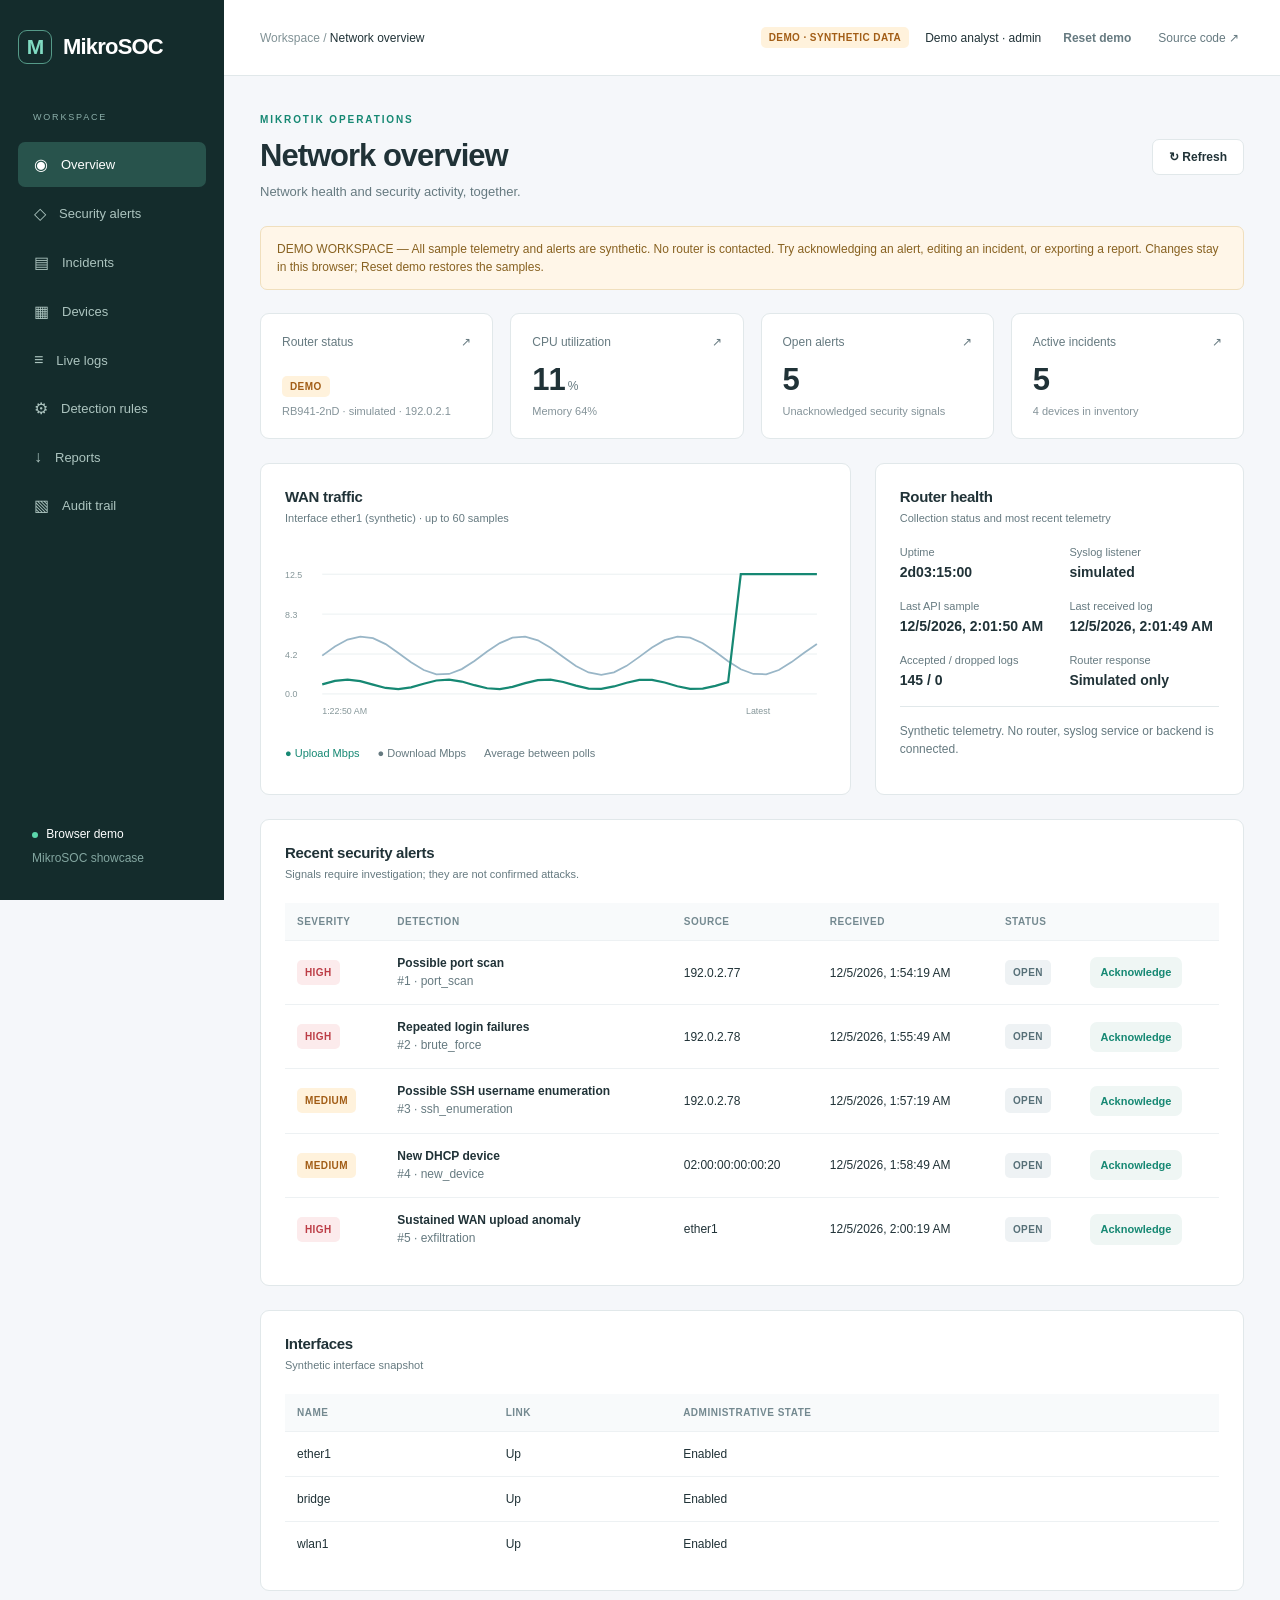
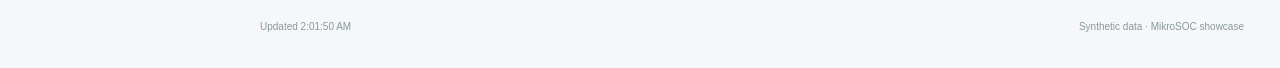
<file: showcase/index.html>
<!doctype html>
<html lang="en">
<head><meta charset="utf-8"><meta name="viewport" content="width=device-width, initial-scale=1"><title>MikroSOC | Interactive demo</title><meta name="description" content="Explore MikroSOC network monitoring and incident response using synthetic data. No account or router required."><meta http-equiv="Content-Security-Policy" content="default-src 'self'; connect-src 'none'; script-src 'self'; style-src 'self'; img-src 'self' data:; object-src 'none'; base-uri 'none'; form-action 'none'"><link rel="stylesheet" href="./style.css"><script src="./demo-data.js" defer></script><script src="./app.js" defer></script></head>
<body>
<div id="login" hidden></div>
<div id="shell" hidden>
  <aside><div class="brand"><span class="brand-icon">M</span> MikroSOC</div><div class="sidebar-label">WORKSPACE</div><nav aria-label="Main navigation">
    <button data-page="overview" class="nav-item active">◉ <span>Overview</span></button>
    <button data-page="alerts" class="nav-item">◇ <span>Security alerts</span></button>
    <button data-page="incidents" class="nav-item">▤ <span>Incidents</span></button>
    <button data-page="devices" class="nav-item">▦ <span>Devices</span></button>
    <button data-page="logs" class="nav-item">≡ <span>Live logs</span></button>
    <button data-page="rules" class="nav-item">⚙ <span>Detection rules</span></button>
    <button data-page="reports" class="nav-item">↓ <span>Reports</span></button>
    <button data-page="audit" class="nav-item admin-only">▧ <span>Audit trail</span></button>
  </nav><div class="sidebar-bottom"><span class="status-dot"></span> Browser demo<br><small id="organization"></small></div></aside>
  <div class="workspace"><header><div><span class="breadcrumb">Workspace / </span><span id="breadcrumb">Overview</span></div><div class="header-right"><span id="mode" class="pill"></span><span id="username"></span><button id="account" class="quiet">Reset demo</button><a class="quiet" href="https://github.com/monsurhadi/MikroSOC" target="_blank" rel="noopener noreferrer">Source code ↗</a></div></header>
    <main><div class="page-heading"><div><p class="eyebrow">MIKROTIK OPERATIONS</p><h1 id="page-title">Network overview</h1><p id="page-subtitle">A live view of network health and security activity.</p></div><button id="refresh" class="secondary">↻ Refresh</button></div>
    <div id="notice" class="notice" hidden></div><div id="error" class="error" role="alert" hidden></div><div id="content"></div><noscript>This demo requires JavaScript. Enable JavaScript to explore the dashboard.</noscript>
    <footer><span id="updated">Waiting for data</span><span>Synthetic data · MikroSOC showcase</span></footer></main>
  </div>
</div>
<dialog id="modal"><div class="modal-heading"><h2 id="modal-title"></h2><button id="close-modal" class="quiet" aria-label="Close dialog">✕</button></div><div id="modal-body"></div></dialog>
</body></html>
</file>
<file: showcase/style.css>
:root{--bg:#f5f7fa;--paper:#fff;--nav:#142c2c;--ink:#203237;--muted:#667a80;--line:#e1e8ea;--green:#168873;--pale:#e8f5f0;--orange:#a25d16;--red:#bc3d46}*{box-sizing:border-box}body{margin:0;font-family:Inter,Segoe UI,Arial,sans-serif;color:var(--ink);background:var(--bg);font-size:14px}button,input,select,textarea{font:inherit}button{cursor:pointer;background:var(--green);color:white;border:1px solid transparent;border-radius:7px;padding:10px 16px;font-weight:600}button:hover{filter:brightness(.94)}button:disabled{opacity:.5;cursor:not-allowed}input,select,textarea{width:100%;border:1px solid #cad6d8;border-radius:6px;padding:10px 12px;background:white;color:var(--ink)}input[type=checkbox]{width:auto}label{display:block;font-size:13px;font-weight:600;margin:16px 0 7px}label input,label select,label textarea{display:block;margin-top:7px}textarea{min-height:140px;resize:vertical}a{color:var(--green)}h1,h2,h3,p{margin-top:0}h1{font-size:31px;letter-spacing:-1px;margin-bottom:8px}h2{font-size:19px;letter-spacing:-.3px}h3{font-size:15px}p{line-height:1.6;color:var(--muted)}small{font-size:12px;color:var(--muted);line-height:1.6}code{font:12px Consolas,monospace}pre{background:#f1f5f6;border:1px solid var(--line);padding:15px;white-space:pre-wrap;overflow-wrap:anywhere;font:12px/1.6 Consolas,monospace;border-radius:6px} [hidden]{display:none!important}.brand{font-size:22px;font-weight:700;letter-spacing:-.8px;display:flex;align-items:center;gap:11px}.brand-icon{display:inline-grid;place-items:center;border:1px solid #559a88;border-radius:9px;width:34px;height:34px;color:#81dcc3;font-size:21px}.eyebrow{font-size:10px;letter-spacing:1.9px;font-weight:700;color:var(--green);margin-bottom:10px}.login-shell{min-height:100vh;display:grid;grid-template-columns:1fr 1fr}.login-intro{background:var(--nav);color:#fff;padding:72px 10%;display:flex;flex-direction:column;justify-content:center}.login-intro .brand{margin-bottom:100px}.login-intro h1{font-size:52px;line-height:1.15}.login-intro p{color:#b7d0c9;max-width:400px}.login-intro .eyebrow{color:#81dcc3}.login-note{margin-top:60px;color:#8faea7;font-size:12px}.login-card{align-self:center;margin:50px auto;padding:40px;max-width:460px;width:100%}.login-card h2{font-size:30px}.login-card button{width:100%;margin-top:24px}.login-card small{display:block;margin-top:24px}#login-error{color:var(--red);margin-top:15px}aside{position:fixed;inset:0 auto 0 0;width:224px;background:var(--nav);color:white;padding:30px 18px;display:flex;flex-direction:column}.sidebar-label{font-size:9px;letter-spacing:1.8px;color:#8cafaa;margin:48px 15px 16px}.nav-item{width:100%;text-align:left;background:transparent;color:#acc4bf;display:flex;align-items:center;gap:13px;margin:4px 0;padding:12px 15px;font-size:16px;font-weight:400}.nav-item span{font-size:13px}.nav-item.active{color:#fff;background:#28534c}.sidebar-bottom{margin-top:auto;padding:18px 14px 0;font-size:12px;line-height:2}.sidebar-bottom small{color:#83a6a0}.status-dot{display:inline-block;height:6px;width:6px;background:#5cd6ac;border-radius:50%;margin-right:5px}.workspace{margin-left:224px}header{height:76px;display:flex;justify-content:space-between;align-items:center;border-bottom:1px solid var(--line);padding:0 36px;background:white;font-size:12px}.breadcrumb{color:#819296}.header-right{display:flex;align-items:center;gap:16px}.quiet{background:transparent;color:var(--muted);padding:7px 5px;font-size:12px}.secondary{background:white;border-color:var(--line);color:var(--ink);font-size:12px}main{max-width:1550px;margin:auto;padding:36px}.page-heading{display:flex;justify-content:space-between;align-items:center;margin-bottom:23px}.page-heading p:last-child{margin-bottom:0;font-size:13px}.pill{display:inline-block;font-size:10px;border-radius:5px;padding:5px 8px;background:#eef2f4;color:#577078;font-weight:700;text-transform:uppercase;letter-spacing:.4px}.pill.high,.pill.critical,.pill.unreachable{background:#fcebec;color:var(--red)}.pill.medium,.pill.stale,.pill.demo{background:#fff2dc;color:var(--orange)}.pill.online,.pill.low,.pill.live,.pill.acknowledged{background:var(--pale);color:var(--green)}.notice{background:#fff6e8;border:1px solid #f0dfbd;padding:13px 16px;font-size:12px;color:#886221;border-radius:7px;margin-bottom:23px;line-height:1.5}.error{background:#fcebec;color:var(--red);padding:13px;border-radius:7px;margin-bottom:15px}.stats{display:grid;grid-template-columns:repeat(4,1fr);gap:17px;margin-bottom:24px}.stat,.panel{background:var(--paper);border:1px solid var(--line);border-radius:9px}.stat{padding:21px}.stat-label{color:var(--muted);font-size:12px;display:flex;justify-content:space-between}.stat-value{font-size:31px;font-weight:650;letter-spacing:-1px;margin:13px 0 7px}.stat-foot{font-size:11px;color:#849399}.grid-two{display:grid;grid-template-columns:1.6fr 1fr;gap:24px;margin-bottom:24px}.panel{padding:24px;margin-bottom:24px}.grid-two .panel{margin-bottom:0}.panel-heading{display:flex;justify-content:space-between;align-items:start;gap:10px;margin-bottom:19px}.panel-heading h2{font-size:15px;margin-bottom:5px}.panel-heading p{font-size:11px;margin:0}.chart{width:100%;height:185px}.chart text{font-size:10px;fill:#859699}.chart .grid{stroke:#e8eef0;stroke-width:1}.chart .rx{stroke:#99b6c7;fill:none;stroke-width:2}.chart .tx{stroke:var(--green);fill:none;stroke-width:2.5}.legend{font-size:11px;display:flex;gap:18px;color:var(--muted);margin-top:13px}.legend .upload{color:var(--green)}.key-values{display:grid;grid-template-columns:1fr 1fr;gap:20px}.key-values span{display:block;color:var(--muted);font-size:11px;margin-bottom:6px}.key-values strong{font-size:14px;font-weight:600}.rule-note{font-size:12px;line-height:1.5;margin-top:18px;border-top:1px solid var(--line);padding-top:15px}.table-wrap{overflow-x:auto}table{width:100%;border-collapse:collapse;font-size:12px}th{text-align:left;color:#748990;background:#f8fafb;font-size:10px;font-weight:650;text-transform:uppercase;letter-spacing:.5px;white-space:nowrap}th,td{padding:13px 12px;border-bottom:1px solid #edf1f3;vertical-align:middle}td{line-height:1.5}td.message{font-family:Consolas,monospace;font-size:11px;min-width:260px;max-width:600px;overflow-wrap:anywhere}tr:last-child td{border-bottom:0}.table-button{font-size:11px;padding:6px 10px;background:#eff6f4;color:var(--green);white-space:nowrap}.empty{text-align:center;color:var(--muted);padding:45px;line-height:1.7}.toolbar{display:flex;gap:12px;margin-bottom:20px}.toolbar input{max-width:440px}.toolbar button{white-space:nowrap}.actions{display:flex;gap:9px;flex-wrap:wrap;margin-top:20px}.danger{background:var(--red)}footer{display:flex;justify-content:space-between;color:#8a999d;font-size:10px;margin-top:30px}.report-grid{display:grid;grid-template-columns:repeat(3,1fr);gap:18px}.report-grid a{display:inline-block;text-decoration:none;margin-top:14px;font-size:12px;font-weight:600}.form-row{display:grid;grid-template-columns:1fr 1fr;gap:15px}dialog{border:1px solid var(--line);border-radius:12px;padding:28px;max-width:740px;width:calc(100% - 40px);max-height:90vh;color:var(--ink)}dialog::backdrop{background:#10282799}.modal-heading{display:flex;justify-content:space-between;gap:15px;align-items:start}.modal-heading h2{margin-bottom:20px}.modal-error{color:var(--red);font-size:12px;margin-top:12px}.metric-unit{font-size:12px;font-weight:400;letter-spacing:0;margin-left:3px;color:var(--muted)}@media(max-width:1100px){aside{width:190px}.workspace{margin-left:190px}main{padding:25px}.grid-two{grid-template-columns:1fr}.stats{gap:10px}.stat{padding:16px}.header-right{gap:9px}.stat-value{font-size:26px}}@media(max-width:760px){aside{position:static;width:100%;padding:16px}.sidebar-label,.sidebar-bottom{display:none}nav{display:flex;overflow:auto;margin-top:15px}.nav-item{width:auto;min-width:125px;margin:0}.workspace{margin-left:0}header{padding:15px;height:auto;gap:10px;flex-wrap:wrap}main{padding:20px}.stats{grid-template-columns:1fr 1fr}.report-grid{grid-template-columns:1fr}.login-shell{grid-template-columns:1fr}.login-intro{display:none}.page-heading{gap:10px}h1{font-size:26px}.form-row{grid-template-columns:1fr}}

.header-right a{text-decoration:none}.notice{position:relative}.modal-error:empty{display:none}
</file>
